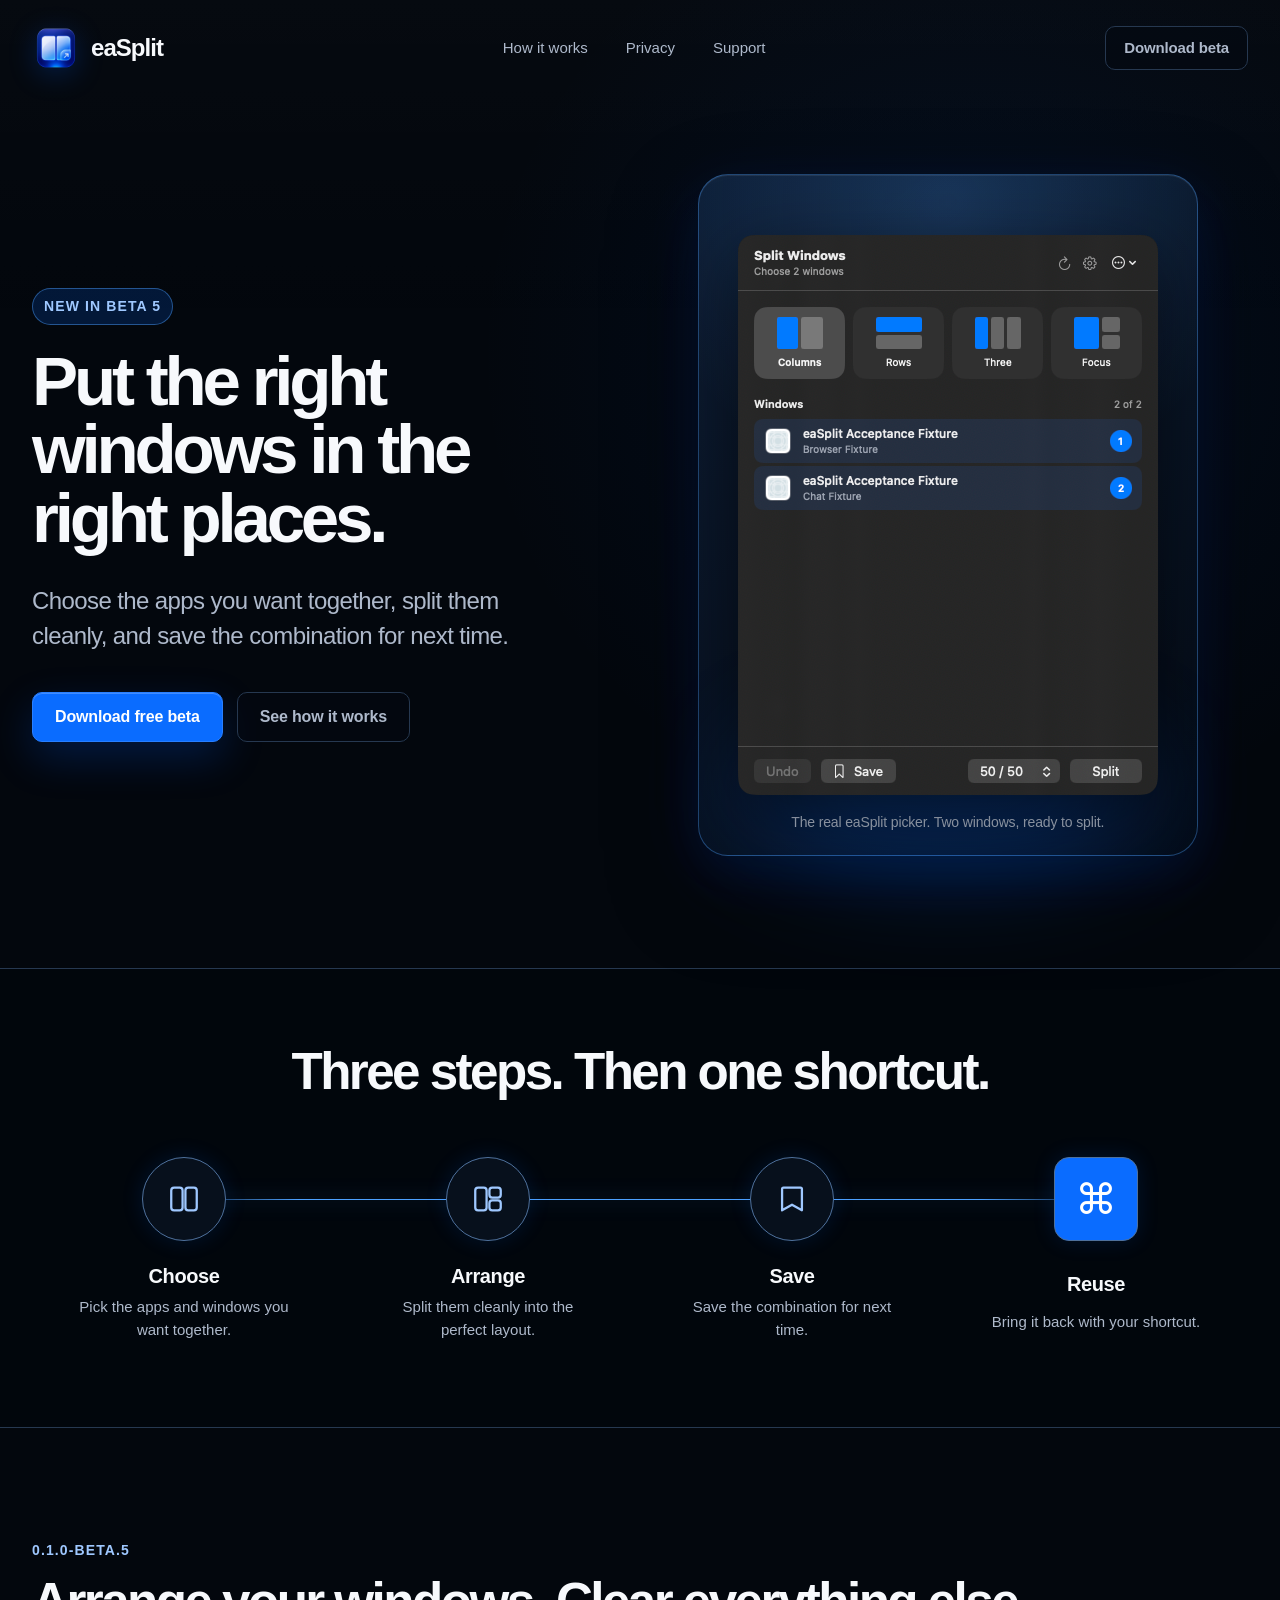
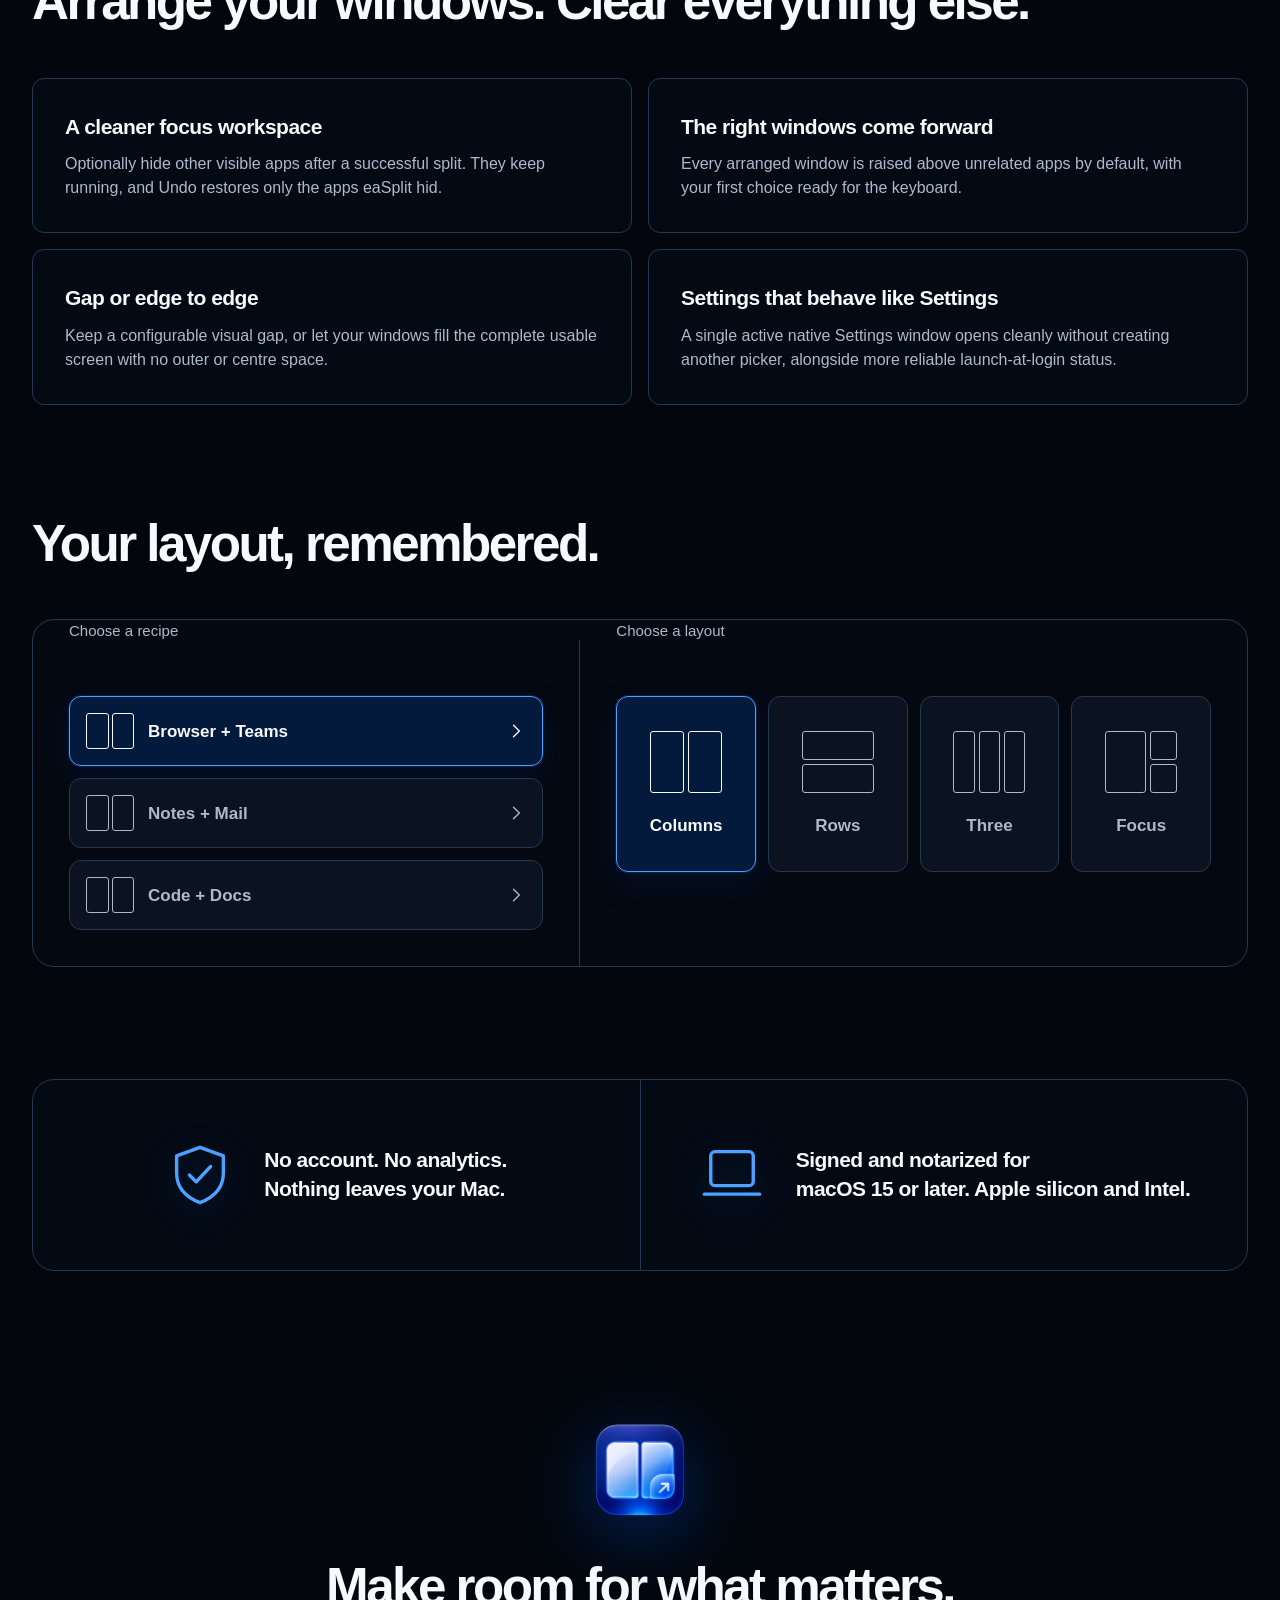
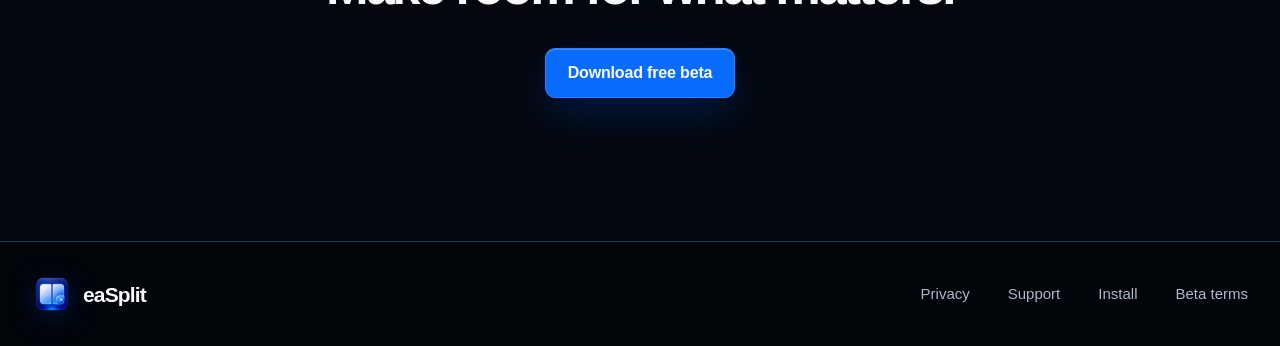
<file: site/index.html>
<!doctype html>
<html lang="en">
  <head>
    <meta charset="utf-8">
    <meta name="viewport" content="width=device-width, initial-scale=1">
    <meta
      name="description"
      content="Choose the Mac windows you want together, split them cleanly, and save the combination for next time."
    >
    <meta name="theme-color" content="#03070d">
    <meta
      http-equiv="Content-Security-Policy"
      content="default-src 'self'; img-src 'self'; style-src 'self'; script-src 'self'; object-src 'none'; base-uri 'self'"
    >
    <title>eaSplit — Put the right windows in the right places</title>
    <link rel="icon" href="assets/easplit-icon.png" type="image/png">
    <link rel="stylesheet" href="styles.css">
    <script src="script.js" defer></script>
  </head>
  <body>
    <a class="skip-link" href="#main">Skip to content</a>

    <header class="site-header" aria-label="Primary navigation">
      <div class="container header-inner">
        <a class="brand" href="index.html" aria-label="eaSplit home">
          <img src="assets/easplit-icon.png" alt="" width="48" height="48">
          <span>eaSplit</span>
        </a>
        <nav class="primary-nav" aria-label="Main">
          <a href="#how-it-works">How it works</a>
          <a href="privacy.html">Privacy</a>
          <a href="support.html">Support</a>
        </nav>
        <a class="button button-quiet header-download" href="https://github.com/xicv/easplit/releases/download/v0.1.0-beta.5/eaSplit-0.1.0-beta.5.dmg">
          Download beta
        </a>
      </div>
    </header>

    <main id="main">
      <section class="hero container" aria-labelledby="hero-title">
        <div class="hero-copy">
          <span class="release-badge">New in beta 5</span>
          <h1 id="hero-title">Put the right windows in the right places.</h1>
          <p>
            Choose the apps you want together, split them cleanly, and save the
            combination for next time.
          </p>
          <div class="hero-actions">
            <a class="button button-primary" href="https://github.com/xicv/easplit/releases/download/v0.1.0-beta.5/eaSplit-0.1.0-beta.5.dmg">
              Download free beta
            </a>
            <a class="button button-secondary" href="#how-it-works">See how it works</a>
          </div>
        </div>

        <figure class="product-shot">
          <img
            src="assets/easplit-picker-beta4.png"
            width="420"
            height="592"
            alt="eaSplit picker with Browser Fixture and Chat Fixture selected for a 50/50 columns split"
            decoding="async"
            fetchpriority="high"
          >
          <figcaption>The real eaSplit picker. Two windows, ready to split.</figcaption>
        </figure>
      </section>

      <section id="how-it-works" class="workflow-band" aria-labelledby="workflow-title">
        <div class="container">
          <h2 id="workflow-title">Three steps. Then one shortcut.</h2>
          <ol class="workflow-rail">
            <li>
              <span class="workflow-icon" aria-hidden="true">
                <svg viewBox="0 0 24 24"><rect x="3" y="4" width="8" height="16" rx="2"/><rect x="13" y="4" width="8" height="16" rx="2"/></svg>
              </span>
              <strong>Choose</strong>
              <span>Pick the apps and windows you want together.</span>
            </li>
            <li>
              <span class="workflow-icon" aria-hidden="true">
                <svg viewBox="0 0 24 24"><rect x="3" y="4" width="8" height="16" rx="2"/><rect x="13" y="4" width="8" height="7" rx="2"/><rect x="13" y="13" width="8" height="7" rx="2"/></svg>
              </span>
              <strong>Arrange</strong>
              <span>Split them cleanly into the perfect layout.</span>
            </li>
            <li>
              <span class="workflow-icon" aria-hidden="true">
                <svg viewBox="0 0 24 24"><path d="M6 4h12a1 1 0 0 1 1 1v15l-7-4-7 4V5a1 1 0 0 1 1-1Z"/></svg>
              </span>
              <strong>Save</strong>
              <span>Save the combination for next time.</span>
            </li>
            <li class="shortcut-step">
              <kbd aria-label="Command key">⌘</kbd>
              <strong>Reuse</strong>
              <span>Bring it back with your shortcut.</span>
            </li>
          </ol>
        </div>
      </section>

      <section class="update-section container" aria-labelledby="update-title">
        <div class="section-heading">
          <p class="eyebrow">0.1.0-beta.5</p>
          <h2 id="update-title">Arrange your windows. Clear everything else.</h2>
        </div>
        <div class="update-grid">
          <article class="update-card">
            <h3>A cleaner focus workspace</h3>
            <p>Optionally hide other visible apps after a successful split. They keep running, and Undo restores only the apps eaSplit hid.</p>
          </article>
          <article class="update-card">
            <h3>The right windows come forward</h3>
            <p>Every arranged window is raised above unrelated apps by default, with your first choice ready for the keyboard.</p>
          </article>
          <article class="update-card">
            <h3>Gap or edge to edge</h3>
            <p>Keep a configurable visual gap, or let your windows fill the complete usable screen with no outer or centre space.</p>
          </article>
          <article class="update-card">
            <h3>Settings that behave like Settings</h3>
            <p>A single active native Settings window opens cleanly without creating another picker, alongside more reliable launch-at-login status.</p>
          </article>
        </div>
      </section>

      <section class="recipe-section container" aria-labelledby="recipe-title">
        <div class="section-heading">
          <h2 id="recipe-title">Your layout, remembered.</h2>
        </div>
        <div class="recipe-demo">
          <fieldset class="recipe-choices">
            <legend>Choose a recipe</legend>
            <button class="recipe-option is-selected" type="button" aria-pressed="true" data-recipe="Browser + Teams">
              <span class="recipe-glyph" aria-hidden="true"><i>&#8203;</i><i>&#8203;</i></span>
              <span>Browser + Teams</span>
              <svg viewBox="0 0 24 24" aria-hidden="true"><path d="m9 5 7 7-7 7"/></svg>
            </button>
            <button class="recipe-option" type="button" aria-pressed="false" data-recipe="Notes + Mail">
              <span class="recipe-glyph" aria-hidden="true"><i>&#8203;</i><i>&#8203;</i></span>
              <span>Notes + Mail</span>
              <svg viewBox="0 0 24 24" aria-hidden="true"><path d="m9 5 7 7-7 7"/></svg>
            </button>
            <button class="recipe-option" type="button" aria-pressed="false" data-recipe="Code + Docs">
              <span class="recipe-glyph" aria-hidden="true"><i>&#8203;</i><i>&#8203;</i></span>
              <span>Code + Docs</span>
              <svg viewBox="0 0 24 24" aria-hidden="true"><path d="m9 5 7 7-7 7"/></svg>
            </button>
          </fieldset>

          <fieldset class="layout-choices">
            <legend>Choose a layout</legend>
            <button class="layout-option is-selected" type="button" aria-pressed="true" data-layout="Columns">
              <span class="layout-glyph split-even" aria-hidden="true"><i>&#8203;</i><i>&#8203;</i></span>
              <span>Columns</span>
            </button>
            <button class="layout-option" type="button" aria-pressed="false" data-layout="Rows">
              <span class="layout-glyph split-rows" aria-hidden="true"><i>&#8203;</i><i>&#8203;</i></span>
              <span>Rows</span>
            </button>
            <button class="layout-option" type="button" aria-pressed="false" data-layout="Three">
              <span class="layout-glyph split-three" aria-hidden="true"><i>&#8203;</i><i>&#8203;</i><i>&#8203;</i></span>
              <span>Three</span>
            </button>
            <button class="layout-option" type="button" aria-pressed="false" data-layout="Focus">
              <span class="layout-glyph split-focus" aria-hidden="true"><i>&#8203;</i><i>&#8203;</i><i>&#8203;</i></span>
              <span>Focus</span>
            </button>
          </fieldset>
          <p class="sr-only" aria-live="polite" id="demo-status">Browser + Teams selected with Columns layout.</p>
        </div>
      </section>

      <section class="trust-section container" aria-label="Privacy and compatibility">
        <div class="trust-item">
          <svg viewBox="0 0 32 32" aria-hidden="true"><path d="M16 3 27 7v8c0 7.1-4.7 11.5-11 14-6.3-2.5-11-6.9-11-14V7l11-4Z"/><path d="m11 16 3.2 3.2L21 12"/></svg>
          <p>No account. No analytics.<br>Nothing leaves your Mac.</p>
        </div>
        <div class="trust-item">
          <svg viewBox="0 0 32 32" aria-hidden="true"><rect x="6" y="5" width="20" height="16" rx="2"/><path d="M3 25h26"/></svg>
          <p>Signed and notarized for<br>macOS 15 or later. Apple silicon and Intel.</p>
        </div>
      </section>

      <section class="final-cta container" aria-labelledby="final-title">
        <img src="assets/easplit-icon.png" alt="" width="112" height="112">
        <h2 id="final-title">Make room for what matters.</h2>
        <a class="button button-primary" href="https://github.com/xicv/easplit/releases/download/v0.1.0-beta.5/eaSplit-0.1.0-beta.5.dmg">
          Download free beta
        </a>
      </section>
    </main>

    <footer class="site-footer">
      <div class="container footer-inner">
        <a class="brand" href="index.html" aria-label="eaSplit home">
          <img src="assets/easplit-icon.png" alt="" width="40" height="40">
          <span>eaSplit</span>
        </a>
        <nav aria-label="Footer">
          <a href="privacy.html">Privacy</a>
          <a href="support.html">Support</a>
          <a href="install.html">Install</a>
          <a href="terms.html">Beta terms</a>
        </nav>
      </div>
    </footer>
  </body>
</html>
</file>
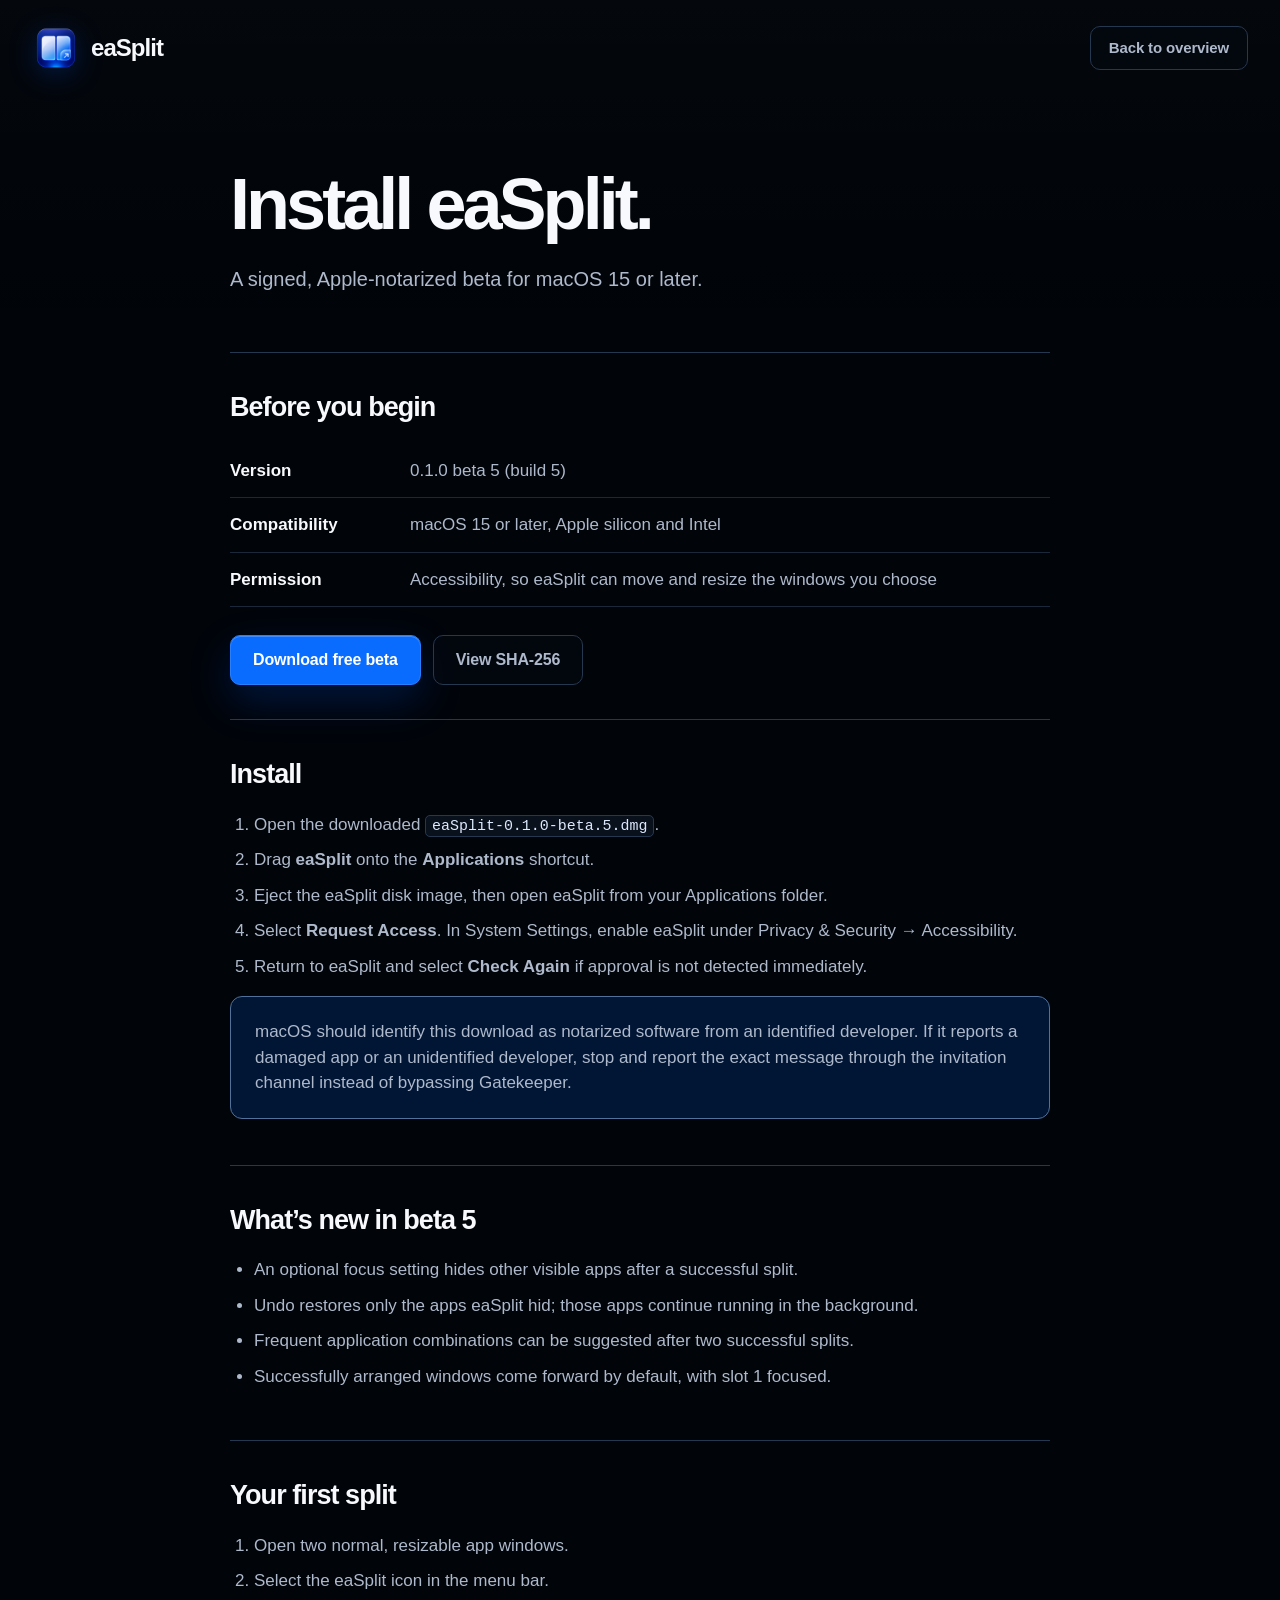
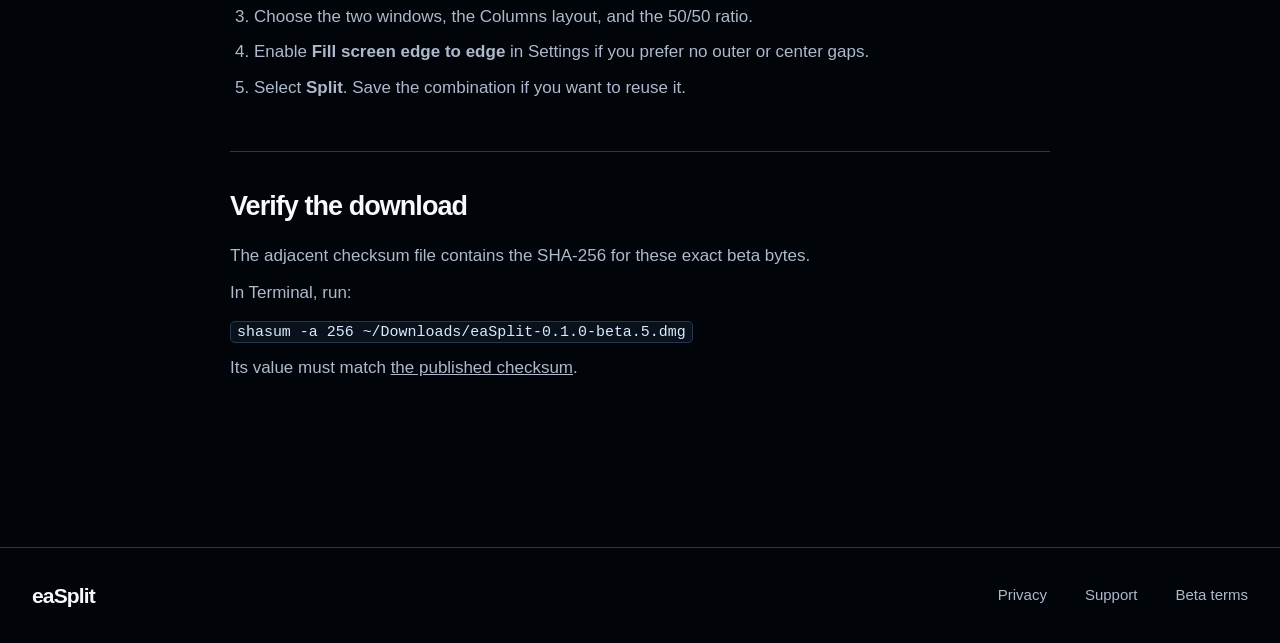
<file: site/install.html>
<!doctype html>
<html lang="en">
  <head>
    <meta charset="utf-8">
    <meta name="viewport" content="width=device-width, initial-scale=1">
    <meta name="description" content="Install the notarized eaSplit beta on macOS.">
    <meta name="theme-color" content="#03070d">
    <meta http-equiv="Content-Security-Policy" content="default-src 'self'; img-src 'self'; style-src 'self'; object-src 'none'; base-uri 'self'">
    <title>Install eaSplit</title>
    <link rel="icon" href="assets/easplit-icon.png" type="image/png">
    <link rel="stylesheet" href="styles.css">
  </head>
  <body class="document-page">
    <a class="skip-link" href="#main">Skip to content</a>
    <header class="site-header">
      <div class="container header-inner">
        <a class="brand" href="index.html" aria-label="eaSplit home">
          <img src="assets/easplit-icon.png" alt="" width="48" height="48">
          <span>eaSplit</span>
        </a>
        <a class="button button-quiet" href="index.html">Back to overview</a>
      </div>
    </header>

    <main id="main" class="document-shell">
      <h1>Install eaSplit.</h1>
      <p class="document-lead">A signed, Apple-notarized beta for macOS 15 or later.</p>

      <section class="document-section">
        <h2>Before you begin</h2>
        <dl class="fact-list">
          <dt>Version</dt><dd>0.1.0 beta 5 (build 5)</dd>
          <dt>Compatibility</dt><dd>macOS 15 or later, Apple silicon and Intel</dd>
          <dt>Permission</dt><dd>Accessibility, so eaSplit can move and resize the windows you choose</dd>
        </dl>
        <div class="document-actions">
          <a class="button button-primary" href="https://github.com/xicv/easplit/releases/download/v0.1.0-beta.5/eaSplit-0.1.0-beta.5.dmg">Download free beta</a>
          <a class="button button-secondary" href="https://github.com/xicv/easplit/releases/download/v0.1.0-beta.5/eaSplit-0.1.0-beta.5.dmg.sha256">View SHA-256</a>
        </div>
      </section>

      <section class="document-section">
        <h2>Install</h2>
        <ol>
          <li>Open the downloaded <code>eaSplit-0.1.0-beta.5.dmg</code>.</li>
          <li>Drag <strong>eaSplit</strong> onto the <strong>Applications</strong> shortcut.</li>
          <li>Eject the eaSplit disk image, then open eaSplit from your Applications folder.</li>
          <li>Select <strong>Request Access</strong>. In System Settings, enable eaSplit under Privacy &amp; Security → Accessibility.</li>
          <li>Return to eaSplit and select <strong>Check Again</strong> if approval is not detected immediately.</li>
        </ol>
        <p class="callout">
          macOS should identify this download as notarized software from an identified developer.
          If it reports a damaged app or an unidentified developer, stop and report the exact message
          through the invitation channel instead of bypassing Gatekeeper.
        </p>
      </section>

      <section class="document-section">
        <h2>What’s new in beta 5</h2>
        <ul>
          <li>An optional focus setting hides other visible apps after a successful split.</li>
          <li>Undo restores only the apps eaSplit hid; those apps continue running in the background.</li>
          <li>Frequent application combinations can be suggested after two successful splits.</li>
          <li>Successfully arranged windows come forward by default, with slot 1 focused.</li>
        </ul>
      </section>

      <section class="document-section">
        <h2>Your first split</h2>
        <ol>
          <li>Open two normal, resizable app windows.</li>
          <li>Select the eaSplit icon in the menu bar.</li>
          <li>Choose the two windows, the Columns layout, and the 50/50 ratio.</li>
          <li>Enable <strong>Fill screen edge to edge</strong> in Settings if you prefer no outer or center gaps.</li>
          <li>Select <strong>Split</strong>. Save the combination if you want to reuse it.</li>
        </ol>
      </section>

      <section class="document-section">
        <h2>Verify the download</h2>
        <p>The adjacent checksum file contains the SHA-256 for these exact beta bytes.</p>
        <p>In Terminal, run:</p>
        <p><code>shasum -a 256 ~/Downloads/eaSplit-0.1.0-beta.5.dmg</code></p>
        <p>Its value must match <a href="https://github.com/xicv/easplit/releases/download/v0.1.0-beta.5/eaSplit-0.1.0-beta.5.dmg.sha256">the published checksum</a>.</p>
      </section>
    </main>

    <footer class="site-footer">
      <div class="container footer-inner">
        <a class="brand" href="index.html"><span>eaSplit</span></a>
        <nav aria-label="Footer"><a href="privacy.html">Privacy</a><a href="support.html">Support</a><a href="terms.html">Beta terms</a></nav>
      </div>
    </footer>
  </body>
</html>
</file>
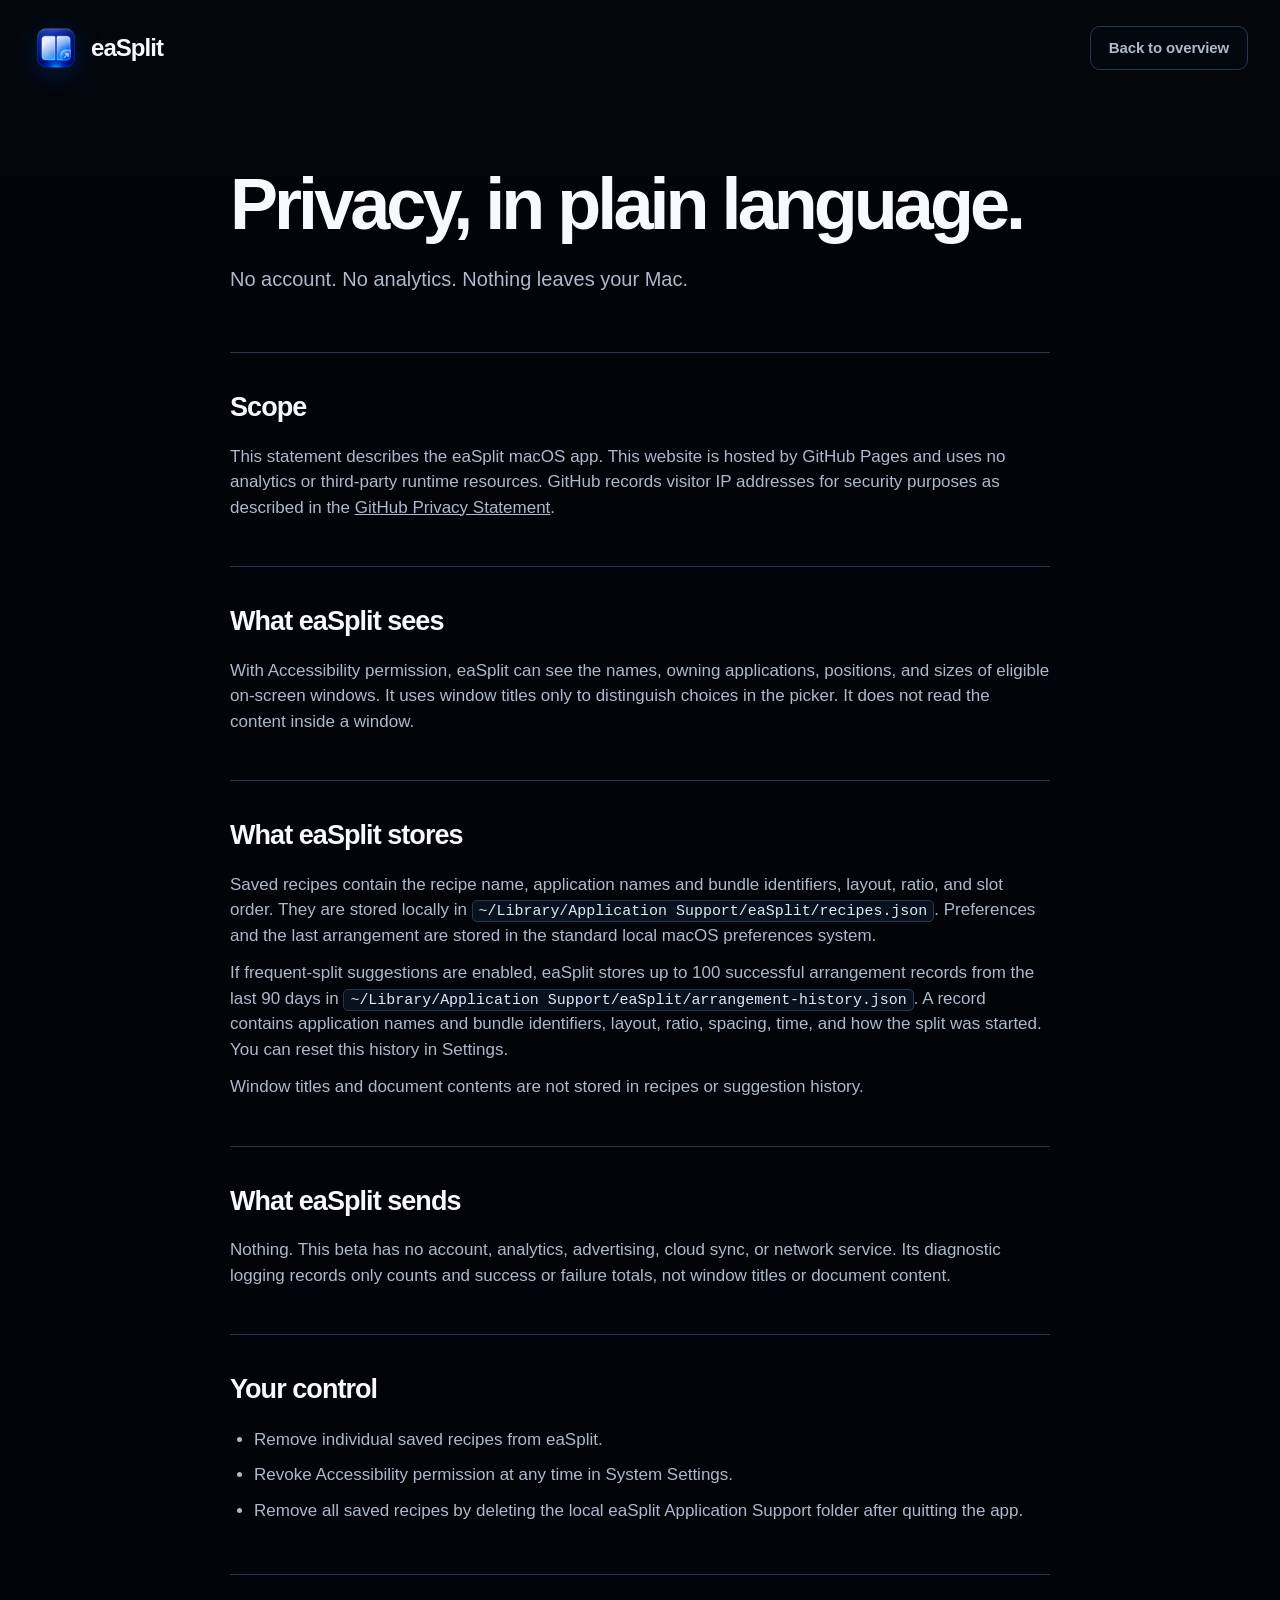
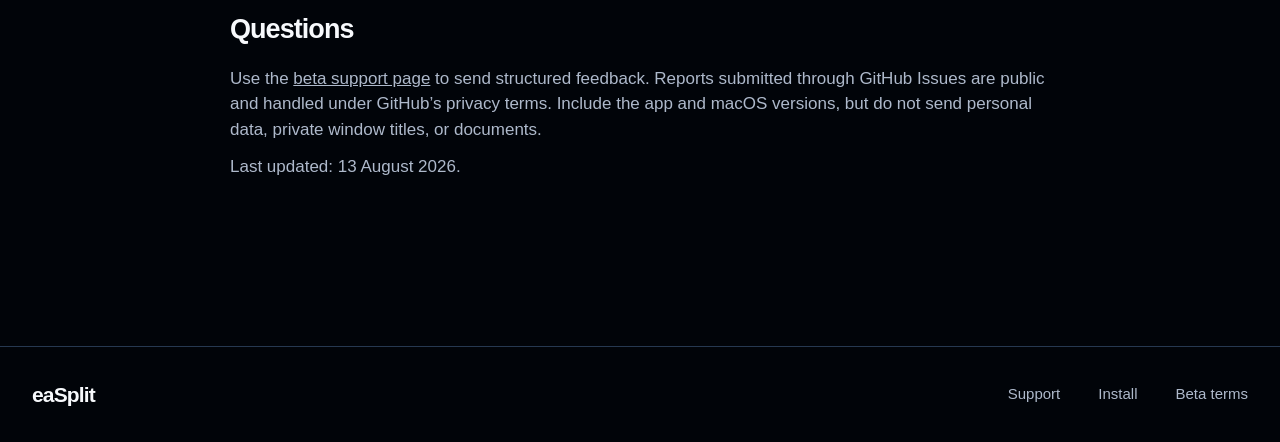
<file: site/privacy.html>
<!doctype html>
<html lang="en">
  <head>
    <meta charset="utf-8">
    <meta name="viewport" content="width=device-width, initial-scale=1">
    <meta name="description" content="How eaSplit handles window information and saved layouts.">
    <meta name="theme-color" content="#03070d">
    <meta http-equiv="Content-Security-Policy" content="default-src 'self'; img-src 'self'; style-src 'self'; object-src 'none'; base-uri 'self'">
    <title>eaSplit Privacy</title>
    <link rel="icon" href="assets/easplit-icon.png" type="image/png">
    <link rel="stylesheet" href="styles.css">
  </head>
  <body class="document-page">
    <a class="skip-link" href="#main">Skip to content</a>
    <header class="site-header">
      <div class="container header-inner">
        <a class="brand" href="index.html" aria-label="eaSplit home">
          <img src="assets/easplit-icon.png" alt="" width="48" height="48">
          <span>eaSplit</span>
        </a>
        <a class="button button-quiet" href="index.html">Back to overview</a>
      </div>
    </header>

    <main id="main" class="document-shell">
      <h1>Privacy, in plain language.</h1>
      <p class="document-lead">No account. No analytics. Nothing leaves your Mac.</p>

      <section class="document-section">
        <h2>Scope</h2>
        <p>
          This statement describes the eaSplit macOS app. This website is hosted by GitHub
          Pages and uses no analytics or third-party runtime resources. GitHub records visitor
          IP addresses for security purposes as described in the
          <a href="https://docs.github.com/en/site-policy/privacy-policies/github-general-privacy-statement">GitHub Privacy Statement</a>.
        </p>
      </section>

      <section class="document-section">
        <h2>What eaSplit sees</h2>
        <p>
          With Accessibility permission, eaSplit can see the names, owning applications,
          positions, and sizes of eligible on-screen windows. It uses window titles only to
          distinguish choices in the picker. It does not read the content inside a window.
        </p>
      </section>

      <section class="document-section">
        <h2>What eaSplit stores</h2>
        <p>
          Saved recipes contain the recipe name, application names and bundle identifiers,
          layout, ratio, and slot order. They are stored locally in
          <code>~/Library/Application Support/eaSplit/recipes.json</code>. Preferences and the
          last arrangement are stored in the standard local macOS preferences system.
        </p>
        <p>
          If frequent-split suggestions are enabled, eaSplit stores up to 100 successful
          arrangement records from the last 90 days in
          <code>~/Library/Application Support/eaSplit/arrangement-history.json</code>. A record
          contains application names and bundle identifiers, layout, ratio, spacing, time,
          and how the split was started. You can reset this history in Settings.
        </p>
        <p>Window titles and document contents are not stored in recipes or suggestion history.</p>
      </section>

      <section class="document-section">
        <h2>What eaSplit sends</h2>
        <p>
          Nothing. This beta has no account, analytics, advertising, cloud sync, or network
          service. Its diagnostic logging records only counts and success or failure totals,
          not window titles or document content.
        </p>
      </section>

      <section class="document-section">
        <h2>Your control</h2>
        <ul>
          <li>Remove individual saved recipes from eaSplit.</li>
          <li>Revoke Accessibility permission at any time in System Settings.</li>
          <li>Remove all saved recipes by deleting the local eaSplit Application Support folder after quitting the app.</li>
        </ul>
      </section>

      <section class="document-section">
        <h2>Questions</h2>
        <p>
          Use the <a href="support.html">beta support page</a> to send structured feedback.
          Reports submitted through GitHub Issues are public and handled under GitHub’s
          privacy terms. Include the app and macOS versions, but do not send personal data,
          private window titles, or documents.
        </p>
        <p>Last updated: 13 August 2026.</p>
      </section>
    </main>

    <footer class="site-footer">
      <div class="container footer-inner">
        <a class="brand" href="index.html"><span>eaSplit</span></a>
        <nav aria-label="Footer"><a href="support.html">Support</a><a href="install.html">Install</a><a href="terms.html">Beta terms</a></nav>
      </div>
    </footer>
  </body>
</html>
</file>
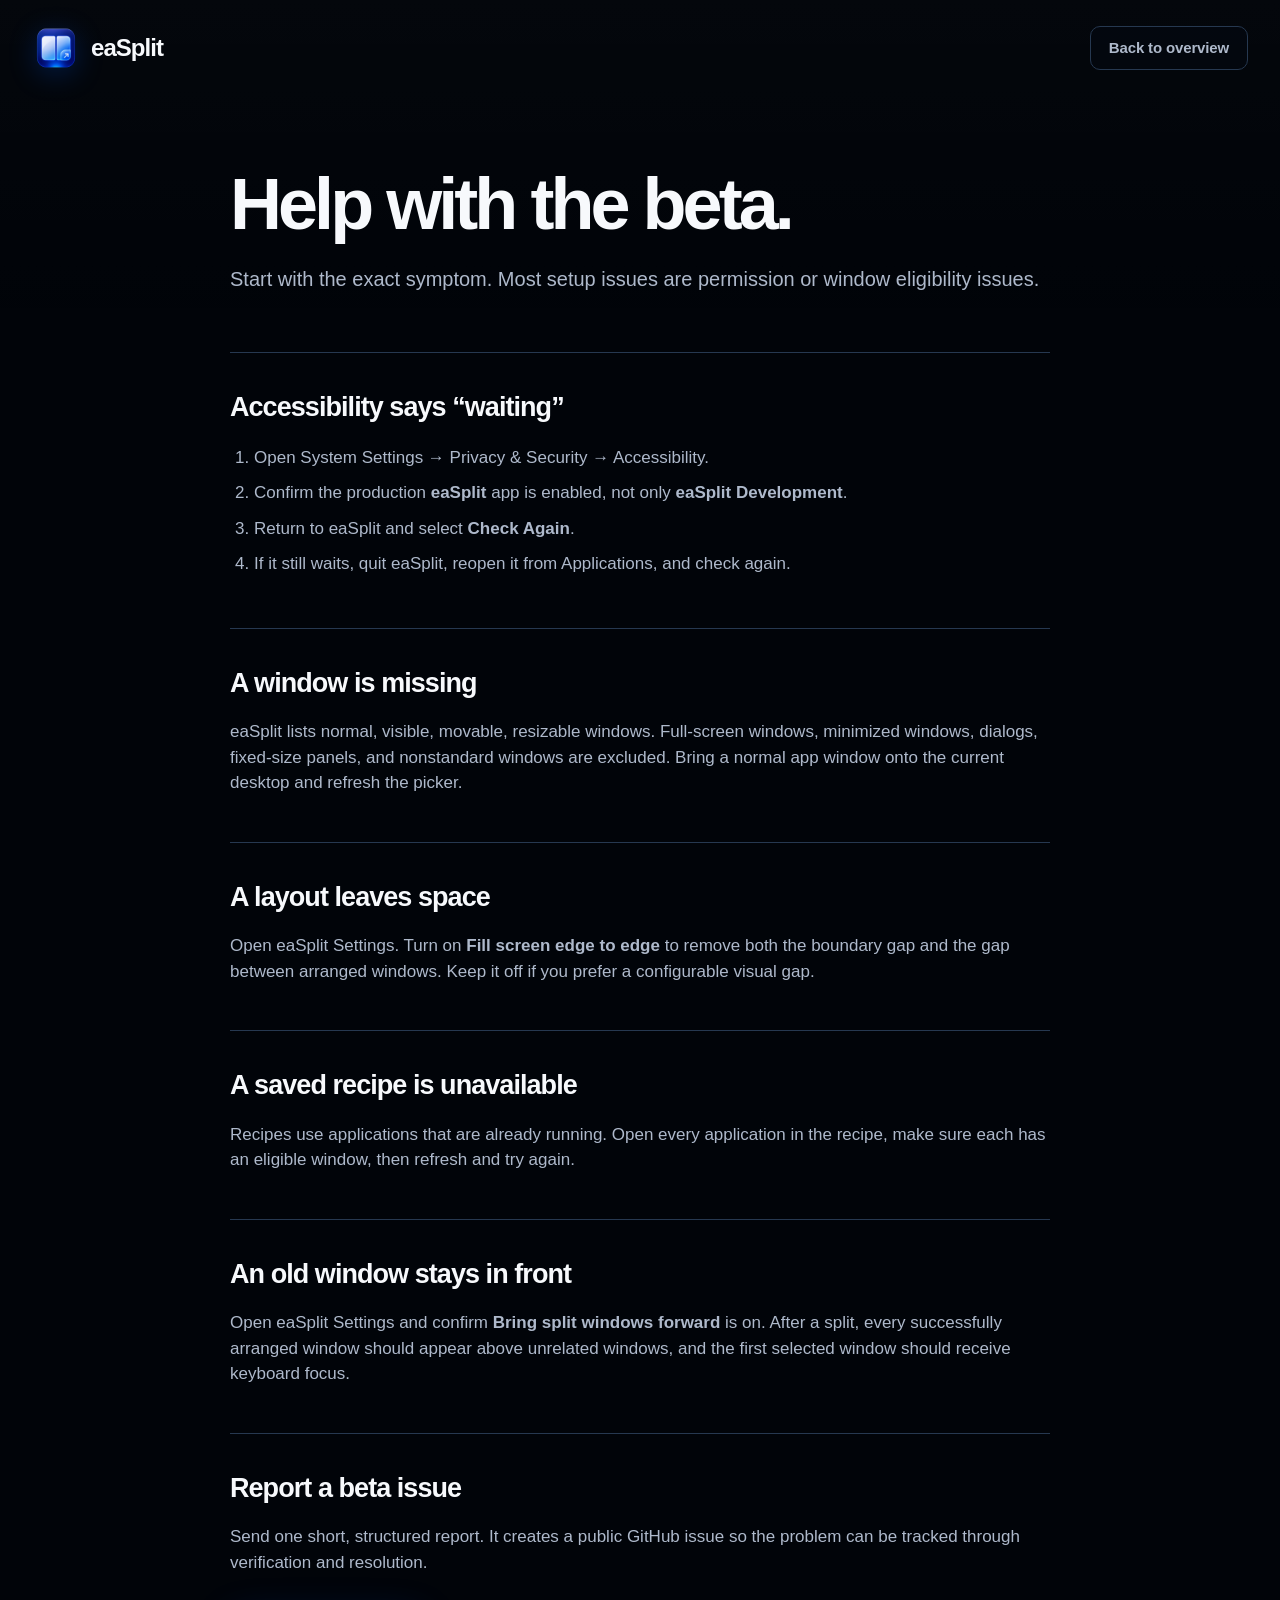
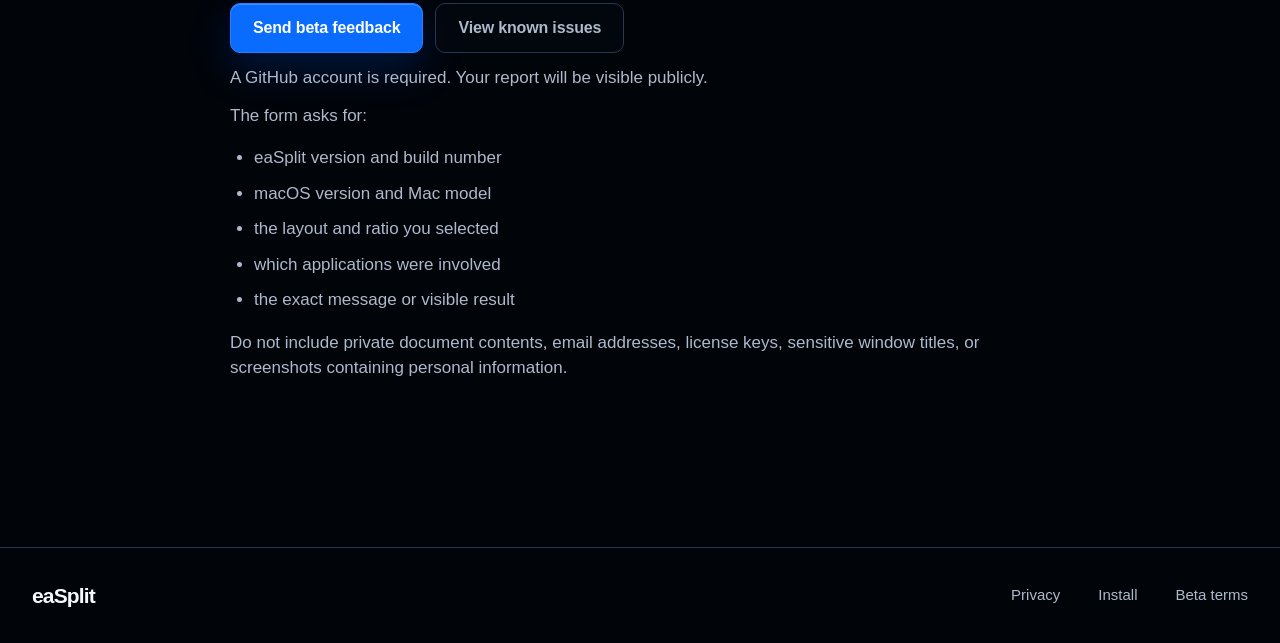
<file: site/support.html>
<!doctype html>
<html lang="en">
  <head>
    <meta charset="utf-8">
    <meta name="viewport" content="width=device-width, initial-scale=1">
    <meta name="description" content="eaSplit beta help, troubleshooting, and feedback guidance.">
    <meta name="theme-color" content="#03070d">
    <meta http-equiv="Content-Security-Policy" content="default-src 'self'; img-src 'self'; style-src 'self'; object-src 'none'; base-uri 'self'">
    <title>eaSplit Support</title>
    <link rel="icon" href="assets/easplit-icon.png" type="image/png">
    <link rel="stylesheet" href="styles.css">
  </head>
  <body class="document-page">
    <a class="skip-link" href="#main">Skip to content</a>
    <header class="site-header">
      <div class="container header-inner">
        <a class="brand" href="index.html" aria-label="eaSplit home">
          <img src="assets/easplit-icon.png" alt="" width="48" height="48">
          <span>eaSplit</span>
        </a>
        <a class="button button-quiet" href="index.html">Back to overview</a>
      </div>
    </header>

    <main id="main" class="document-shell">
      <h1>Help with the beta.</h1>
      <p class="document-lead">Start with the exact symptom. Most setup issues are permission or window eligibility issues.</p>

      <section class="document-section">
        <h2>Accessibility says “waiting”</h2>
        <ol>
          <li>Open System Settings → Privacy &amp; Security → Accessibility.</li>
          <li>Confirm the production <strong>eaSplit</strong> app is enabled, not only <strong>eaSplit Development</strong>.</li>
          <li>Return to eaSplit and select <strong>Check Again</strong>.</li>
          <li>If it still waits, quit eaSplit, reopen it from Applications, and check again.</li>
        </ol>
      </section>

      <section class="document-section">
        <h2>A window is missing</h2>
        <p>
          eaSplit lists normal, visible, movable, resizable windows. Full-screen windows,
          minimized windows, dialogs, fixed-size panels, and nonstandard windows are excluded.
          Bring a normal app window onto the current desktop and refresh the picker.
        </p>
      </section>

      <section class="document-section">
        <h2>A layout leaves space</h2>
        <p>
          Open eaSplit Settings. Turn on <strong>Fill screen edge to edge</strong> to remove both
          the boundary gap and the gap between arranged windows. Keep it off if you prefer a
          configurable visual gap.
        </p>
      </section>

      <section class="document-section">
        <h2>A saved recipe is unavailable</h2>
        <p>
          Recipes use applications that are already running. Open every application in the
          recipe, make sure each has an eligible window, then refresh and try again.
        </p>
      </section>

      <section class="document-section">
        <h2>An old window stays in front</h2>
        <p>
          Open eaSplit Settings and confirm <strong>Bring split windows forward</strong> is on.
          After a split, every successfully arranged window should appear above unrelated
          windows, and the first selected window should receive keyboard focus.
        </p>
      </section>

      <section class="document-section">
        <h2>Report a beta issue</h2>
        <p>
          Send one short, structured report. It creates a public GitHub issue so the
          problem can be tracked through verification and resolution.
        </p>
        <div class="document-actions">
          <a class="button button-primary" href="https://github.com/xicv/easplit/issues/new?template=beta-feedback.yml">Send beta feedback</a>
          <a class="button button-secondary" href="https://github.com/xicv/easplit/issues?q=is%3Aissue+state%3Aopen+label%3Abeta-feedback">View known issues</a>
        </div>
        <p>A GitHub account is required. Your report will be visible publicly.</p>
        <p>The form asks for:</p>
        <ul>
          <li>eaSplit version and build number</li>
          <li>macOS version and Mac model</li>
          <li>the layout and ratio you selected</li>
          <li>which applications were involved</li>
          <li>the exact message or visible result</li>
        </ul>
        <p>
          Do not include private document contents, email addresses, license keys,
          sensitive window titles, or screenshots containing personal information.
        </p>
      </section>
    </main>

    <footer class="site-footer">
      <div class="container footer-inner">
        <a class="brand" href="index.html"><span>eaSplit</span></a>
        <nav aria-label="Footer"><a href="privacy.html">Privacy</a><a href="install.html">Install</a><a href="terms.html">Beta terms</a></nav>
      </div>
    </footer>
  </body>
</html>
</file>
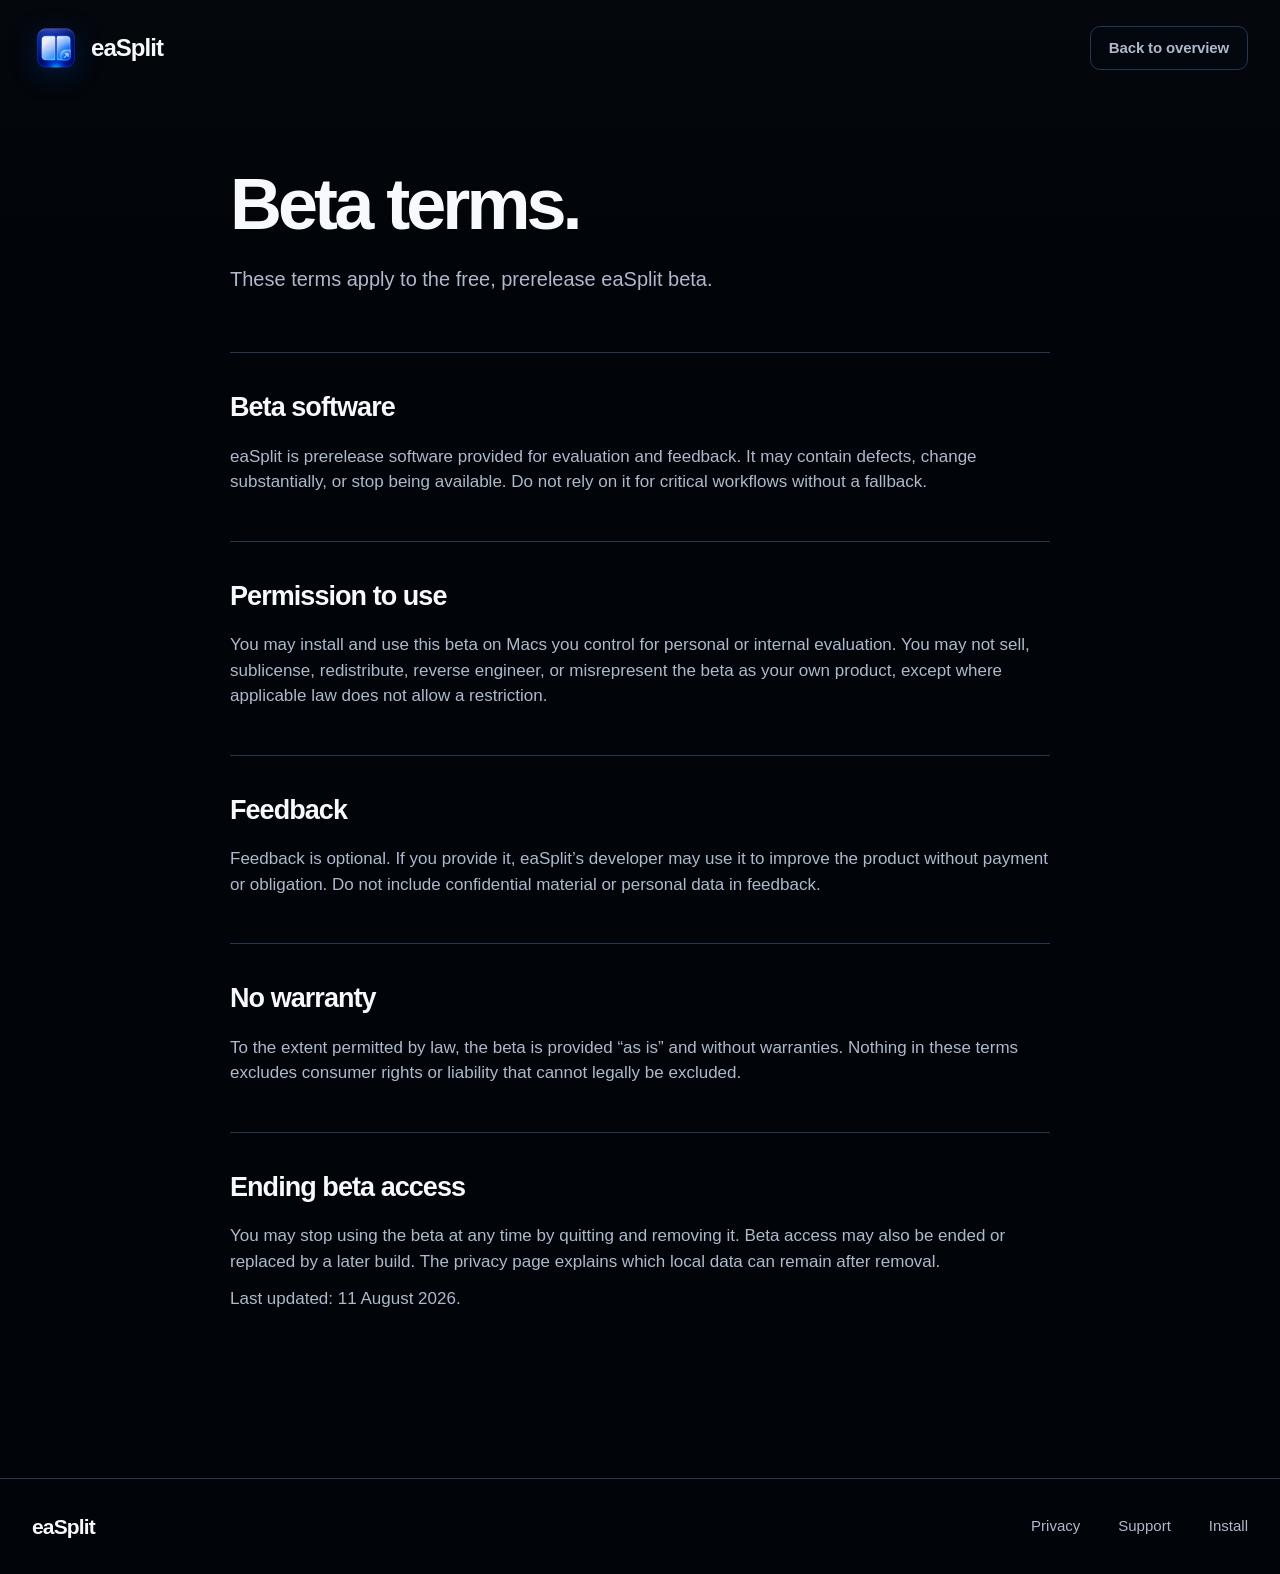
<file: site/terms.html>
<!doctype html>
<html lang="en">
  <head>
    <meta charset="utf-8">
    <meta name="viewport" content="width=device-width, initial-scale=1">
    <meta name="description" content="Terms for the eaSplit prerelease beta.">
    <meta name="theme-color" content="#03070d">
    <meta http-equiv="Content-Security-Policy" content="default-src 'self'; img-src 'self'; style-src 'self'; object-src 'none'; base-uri 'self'">
    <title>eaSplit Beta Terms</title>
    <link rel="icon" href="assets/easplit-icon.png" type="image/png">
    <link rel="stylesheet" href="styles.css">
  </head>
  <body class="document-page">
    <a class="skip-link" href="#main">Skip to content</a>
    <header class="site-header">
      <div class="container header-inner">
        <a class="brand" href="index.html" aria-label="eaSplit home">
          <img src="assets/easplit-icon.png" alt="" width="48" height="48">
          <span>eaSplit</span>
        </a>
        <a class="button button-quiet" href="index.html">Back to overview</a>
      </div>
    </header>

    <main id="main" class="document-shell">
      <h1>Beta terms.</h1>
      <p class="document-lead">These terms apply to the free, prerelease eaSplit beta.</p>

      <section class="document-section">
        <h2>Beta software</h2>
        <p>
          eaSplit is prerelease software provided for evaluation and feedback. It may contain
          defects, change substantially, or stop being available. Do not rely on it for
          critical workflows without a fallback.
        </p>
      </section>

      <section class="document-section">
        <h2>Permission to use</h2>
        <p>
          You may install and use this beta on Macs you control for personal or internal
          evaluation. You may not sell, sublicense, redistribute, reverse engineer, or
          misrepresent the beta as your own product, except where applicable law does not
          allow a restriction.
        </p>
      </section>

      <section class="document-section">
        <h2>Feedback</h2>
        <p>
          Feedback is optional. If you provide it, eaSplit’s developer may use it to improve
          the product without payment or obligation. Do not include confidential material or
          personal data in feedback.
        </p>
      </section>

      <section class="document-section">
        <h2>No warranty</h2>
        <p>
          To the extent permitted by law, the beta is provided “as is” and without warranties.
          Nothing in these terms excludes consumer rights or liability that cannot legally be
          excluded.
        </p>
      </section>

      <section class="document-section">
        <h2>Ending beta access</h2>
        <p>
          You may stop using the beta at any time by quitting and removing it. Beta access may
          also be ended or replaced by a later build. The privacy page explains which local
          data can remain after removal.
        </p>
        <p>Last updated: 11 August 2026.</p>
      </section>
    </main>

    <footer class="site-footer">
      <div class="container footer-inner">
        <a class="brand" href="index.html"><span>eaSplit</span></a>
        <nav aria-label="Footer"><a href="privacy.html">Privacy</a><a href="support.html">Support</a><a href="install.html">Install</a></nav>
      </div>
    </footer>
  </body>
</html>
</file>
<file: site/styles.css>
:root {
  color-scheme: dark;
  --bg: #03070d;
  --bg-deep: #010409;
  --surface: rgba(13, 23, 38, 0.72);
  --surface-strong: rgba(18, 31, 51, 0.92);
  --text: #f7f9fc;
  --muted: #aeb9cb;
  --faint: #78869b;
  --border: #263850;
  --border-bright: #4f719c;
  --accent: #0a6cff;
  --accent-bright: #4da1ff;
  --accent-soft: rgba(10, 108, 255, 0.18);
  --success: #41c977;
  --warning: #f2be4a;
  --danger: #ff625c;
  --container: 1360px;
  --radius-small: 12px;
  --radius-medium: 22px;
  --shadow-accent: 0 16px 42px rgba(0, 92, 255, 0.22);
  --font: -apple-system, BlinkMacSystemFont, "SF Pro Display", "SF Pro Text", sans-serif;
}

* {
  box-sizing: border-box;
}

html {
  scroll-behavior: smooth;
}

body {
  margin: 0;
  min-width: 320px;
  background:
    radial-gradient(circle at 76% 10%, rgba(8, 88, 210, 0.09), transparent 31rem),
    var(--bg);
  color: var(--text);
  font-family: var(--font);
  font-size: 17px;
  line-height: 1.5;
  -webkit-font-smoothing: antialiased;
}

body::before {
  position: fixed;
  z-index: -1;
  inset: 0;
  background: linear-gradient(180deg, rgba(255, 255, 255, 0.015), transparent 22rem);
  content: "";
  pointer-events: none;
}

a {
  color: inherit;
}

button,
a {
  -webkit-tap-highlight-color: transparent;
}

button {
  font: inherit;
}

:focus-visible {
  outline: 3px solid var(--accent-bright);
  outline-offset: 4px;
}

.container {
  width: min(calc(100% - 64px), var(--container));
  margin-inline: auto;
}

.skip-link {
  position: fixed;
  z-index: 20;
  top: 12px;
  left: 12px;
  padding: 10px 14px;
  border-radius: 8px;
  background: var(--text);
  color: var(--bg);
  font-weight: 700;
  transform: translateY(-160%);
}

.skip-link:focus {
  transform: translateY(0);
}

.site-header {
  position: relative;
  z-index: 10;
  padding-block: 24px;
}

.header-inner,
.footer-inner {
  display: flex;
  align-items: center;
  justify-content: space-between;
}

.brand {
  display: inline-flex;
  align-items: center;
  gap: 11px;
  color: var(--text);
  font-size: 24px;
  font-weight: 720;
  letter-spacing: -0.04em;
  text-decoration: none;
}

.brand img {
  border-radius: 11px;
  filter: drop-shadow(0 6px 14px rgba(0, 94, 255, 0.24));
}

.primary-nav,
.site-footer nav {
  display: flex;
  align-items: center;
  gap: 38px;
}

.primary-nav a,
.site-footer nav a {
  color: var(--muted);
  font-size: 15px;
  text-decoration: none;
  transition: color 160ms ease;
}

.primary-nav a:hover,
.site-footer nav a:hover {
  color: var(--text);
}

.button {
  display: inline-flex;
  min-height: 50px;
  align-items: center;
  justify-content: center;
  padding: 0 22px;
  border: 1px solid transparent;
  border-radius: 10px;
  font-size: 16px;
  font-weight: 620;
  letter-spacing: -0.01em;
  text-decoration: none;
  transition:
    border-color 160ms ease,
    background-color 160ms ease,
    box-shadow 160ms ease,
    color 160ms ease,
    transform 160ms ease;
}

.button:hover {
  transform: translateY(-1px);
}

.button-primary {
  border-color: #287fff;
  background: var(--accent);
  box-shadow: var(--shadow-accent), inset 0 1px rgba(255, 255, 255, 0.22);
  color: white;
}

.button-primary:hover {
  background: #1677ff;
  box-shadow: 0 18px 48px rgba(0, 92, 255, 0.3), inset 0 1px rgba(255, 255, 255, 0.25);
}

.button-secondary,
.button-quiet {
  border-color: var(--border);
  background: rgba(5, 10, 18, 0.58);
  color: var(--muted);
}

.button-secondary:hover,
.button-quiet:hover {
  border-color: var(--border-bright);
  background: var(--surface);
  color: var(--text);
}

.button-quiet {
  min-height: 44px;
  padding-inline: 18px;
  font-size: 15px;
}

.hero {
  display: grid;
  min-height: 760px;
  align-items: center;
  gap: 72px;
  grid-template-columns: minmax(0, 0.95fr) minmax(500px, 1.05fr);
  padding-block: 78px 112px;
}

.hero-copy {
  max-width: 610px;
}

.hero h1 {
  max-width: 650px;
  margin: 0;
  font-size: clamp(62px, 5.4vw, 80px);
  font-weight: 720;
  letter-spacing: -0.061em;
  line-height: 0.99;
}

.hero-copy > p:not(.download-note) {
  max-width: 570px;
  margin: 32px 0 0;
  color: var(--muted);
  font-size: clamp(20px, 2vw, 24px);
  letter-spacing: -0.025em;
  line-height: 1.45;
}

.hero-actions {
  display: flex;
  flex-wrap: wrap;
  gap: 14px;
  margin-top: 38px;
}

.product-shot {
  position: relative;
  isolation: isolate;
  width: min(100%, 500px);
  margin: 0 auto;
  padding: 28px 28px 22px;
  border: 1px solid rgba(77, 161, 255, 0.38);
  border-radius: 30px;
  background:
    radial-gradient(circle at 50% 4%, rgba(77, 161, 255, 0.2), transparent 44%),
    linear-gradient(145deg, rgba(14, 31, 55, 0.92), rgba(5, 12, 23, 0.86));
  box-shadow:
    inset 0 1px rgba(255, 255, 255, 0.08),
    0 34px 90px rgba(0, 0, 0, 0.44),
    0 18px 55px rgba(0, 92, 255, 0.18);
}

.product-shot::before {
  position: absolute;
  z-index: -1;
  right: 8%;
  bottom: -3%;
  left: 8%;
  height: 24%;
  border-radius: 50%;
  background: rgba(10, 108, 255, 0.28);
  filter: blur(48px);
  content: "";
}

.product-shot img {
  position: relative;
  z-index: 1;
  display: block;
  width: min(100%, 420px);
  height: auto;
  margin: 0 auto;
  filter: drop-shadow(0 22px 35px rgba(0, 0, 0, 0.5));
}

.product-shot figcaption {
  margin-top: 17px;
  color: var(--muted);
  font-size: 14px;
  letter-spacing: -0.01em;
  text-align: center;
}

.workflow-icon path,
.workflow-icon rect,
.recipe-option svg path,
.trust-item svg path,
.trust-item svg rect {
  fill: none;
  stroke: currentColor;
  stroke-linecap: round;
  stroke-linejoin: round;
  stroke-width: 1.6;
}

.workflow-band {
  border-block: 1px solid var(--border);
  background: rgba(2, 7, 13, 0.76);
  padding-block: 76px 86px;
}

.workflow-band h2,
.update-section h2,
.recipe-section h2,
.final-cta h2 {
  margin: 0;
  font-size: clamp(40px, 4vw, 58px);
  font-weight: 690;
  letter-spacing: -0.05em;
  line-height: 1.06;
}

.release-badge,
.eyebrow {
  color: #9fc8ff;
  font-size: 14px;
  font-weight: 680;
  letter-spacing: 0.08em;
  text-transform: uppercase;
}

.release-badge {
  display: inline-flex;
  margin-bottom: 22px;
  padding: 7px 11px;
  border: 1px solid rgba(77, 161, 255, 0.45);
  border-radius: 999px;
  background: var(--accent-soft);
}

.workflow-band h2 {
  text-align: center;
}

.workflow-rail {
  position: relative;
  display: grid;
  margin: 58px 0 0;
  padding: 0;
  counter-reset: workflow;
  gap: 0;
  grid-template-columns: repeat(4, 1fr);
  list-style: none;
}

.workflow-rail::before {
  position: absolute;
  top: 42px;
  right: 11%;
  left: 11%;
  height: 1px;
  background: linear-gradient(90deg, transparent, var(--accent-bright) 14%, var(--accent-bright) 86%, transparent);
  box-shadow: 0 0 18px rgba(77, 161, 255, 0.72);
  content: "";
}

.workflow-rail li {
  position: relative;
  display: grid;
  justify-items: center;
  padding-inline: 20px;
  text-align: center;
}

.workflow-icon,
.workflow-rail kbd {
  z-index: 1;
  display: grid;
  width: 84px;
  height: 84px;
  place-items: center;
  border: 1px solid var(--border-bright);
  border-radius: 50%;
  background: #07101c;
  box-shadow: 0 0 22px rgba(10, 108, 255, 0.14);
  color: #9fc8ff;
}

.workflow-icon svg {
  width: 34px;
  height: 34px;
}

.workflow-rail kbd {
  border-radius: 15px;
  background: var(--accent);
  color: white;
  font-family: var(--font);
  font-size: 42px;
  font-weight: 440;
}

.workflow-rail strong {
  margin-top: 20px;
  font-size: 20px;
  letter-spacing: -0.02em;
}

.workflow-rail li > span:last-child {
  max-width: 220px;
  margin-top: 5px;
  color: var(--muted);
  font-size: 15px;
}

.recipe-section {
  padding-block: 112px;
}

.update-section {
  padding-block: 112px 0;
}

.eyebrow {
  margin: 0 0 14px;
}

.update-grid {
  display: grid;
  margin-top: 48px;
  gap: 16px;
  grid-template-columns: repeat(2, minmax(0, 1fr));
}

.update-card {
  padding: 32px;
  border: 1px solid var(--border);
  border-radius: var(--radius-small);
  background: rgba(6, 13, 23, 0.76);
}

.update-card h3 {
  margin: 0 0 10px;
  font-size: 21px;
  letter-spacing: -0.025em;
}

.update-card p {
  margin: 0;
  color: var(--muted);
  font-size: 16px;
}

.recipe-demo {
  display: grid;
  margin-top: 48px;
  overflow: hidden;
  border: 1px solid var(--border);
  border-radius: var(--radius-medium);
  background: rgba(6, 12, 21, 0.58);
  box-shadow: inset 0 1px rgba(255, 255, 255, 0.025);
  grid-template-columns: 0.9fr 1.1fr;
}

.recipe-demo fieldset {
  min-width: 0;
  margin: 0;
  padding: 36px;
  border: 0;
}

.recipe-demo fieldset + fieldset {
  border-left: 1px solid var(--border);
}

.recipe-demo legend {
  width: 100%;
  padding: 0 0 18px;
  color: var(--muted);
  font-size: 15px;
}

.recipe-choices {
  display: grid;
  align-content: start;
  gap: 12px;
}

.recipe-option,
.layout-option {
  border: 1px solid var(--border);
  background: rgba(15, 25, 40, 0.68);
  color: var(--muted);
  cursor: pointer;
  transition:
    border-color 160ms ease,
    background-color 160ms ease,
    box-shadow 160ms ease,
    color 160ms ease,
    transform 160ms ease;
}

.recipe-option:hover,
.layout-option:hover {
  border-color: var(--border-bright);
  color: var(--text);
  transform: translateY(-1px);
}

.recipe-option.is-selected,
.layout-option.is-selected {
  border-color: var(--accent-bright);
  background: var(--accent-soft);
  box-shadow: 0 0 0 1px rgba(10, 108, 255, 0.22), 0 12px 30px rgba(0, 56, 140, 0.18);
  color: var(--text);
}

.recipe-option {
  display: grid;
  width: 100%;
  min-height: 70px;
  align-items: center;
  gap: 14px;
  padding: 12px 16px;
  border-radius: var(--radius-small);
  font-weight: 600;
  grid-template-columns: auto 1fr auto;
  text-align: left;
}

.recipe-option > svg {
  width: 20px;
  height: 20px;
}

.recipe-glyph {
  display: grid;
  width: 48px;
  height: 36px;
  gap: 3px;
  grid-template-columns: 1fr 1fr;
}

.recipe-glyph i,
.layout-glyph i {
  display: block;
  border: 1px solid currentColor;
  border-radius: 3px;
}

.layout-choices {
  display: grid;
  align-content: start;
  gap: 12px;
  grid-template-columns: repeat(4, 1fr);
}

.layout-choices legend {
  grid-column: 1 / -1;
}

.layout-option {
  display: grid;
  min-height: 176px;
  align-content: center;
  justify-items: center;
  gap: 20px;
  padding: 20px 12px;
  border-radius: var(--radius-small);
  font-weight: 570;
}

.layout-glyph {
  display: grid;
  width: 72px;
  height: 62px;
  gap: 4px;
}

.split-even {
  grid-template-columns: 1fr 1fr;
}

.split-rows {
  grid-template-rows: 1fr 1fr;
}

.split-three {
  grid-template-columns: repeat(3, 1fr);
}

.split-focus {
  grid-template-columns: 1.5fr 1fr;
  grid-template-rows: 1fr 1fr;
}

.split-focus i:first-child {
  grid-row: 1 / 3;
}

.trust-section {
  display: grid;
  overflow: hidden;
  border: 1px solid var(--border);
  border-radius: var(--radius-medium);
  background: rgba(6, 13, 23, 0.76);
  grid-template-columns: 1fr 1fr;
}

.trust-item {
  display: flex;
  min-height: 190px;
  align-items: center;
  justify-content: center;
  gap: 30px;
  padding: 38px 54px;
}

.trust-item + .trust-item {
  border-left: 1px solid var(--border);
}

.trust-item svg {
  width: 68px;
  flex: 0 0 68px;
  color: var(--accent-bright);
  filter: drop-shadow(0 7px 16px rgba(10, 108, 255, 0.25));
}

.trust-item p {
  margin: 0;
  font-size: 21px;
  font-weight: 610;
  letter-spacing: -0.025em;
  line-height: 1.38;
}

.final-cta {
  display: flex;
  min-height: 570px;
  align-items: center;
  flex-direction: column;
  justify-content: center;
  text-align: center;
}

.final-cta img {
  margin-bottom: 34px;
  border-radius: 25px;
  filter: drop-shadow(0 18px 36px rgba(0, 87, 255, 0.34));
}

.final-cta h2 {
  margin-bottom: 34px;
}

.site-footer {
  border-top: 1px solid var(--border);
  background: var(--bg-deep);
  padding-block: 32px;
}

.site-footer .brand {
  font-size: 21px;
}

.document-page {
  background: var(--bg-deep);
}

.document-shell {
  width: min(calc(100% - 48px), 820px);
  margin: 72px auto 120px;
}

.document-shell h1 {
  margin: 0;
  font-size: clamp(48px, 7vw, 72px);
  letter-spacing: -0.055em;
  line-height: 1;
}

.document-lead {
  margin: 24px 0 58px;
  color: var(--muted);
  font-size: 20px;
}

.document-section {
  padding-block: 34px;
  border-top: 1px solid var(--border);
}

.document-section h2 {
  margin: 0 0 16px;
  font-size: 27px;
  letter-spacing: -0.035em;
}

.document-section h3 {
  margin: 28px 0 10px;
  font-size: 19px;
}

.document-section p,
.document-section li {
  color: var(--muted);
}

.document-section p {
  margin: 12px 0;
}

.document-section ol,
.document-section ul {
  padding-left: 24px;
}

.document-section li + li {
  margin-top: 10px;
}

.document-section code {
  padding: 2px 6px;
  border: 1px solid var(--border);
  border-radius: 5px;
  background: var(--surface);
  color: #dce9fc;
  font-family: ui-monospace, "SFMono-Regular", Menlo, monospace;
  font-size: 0.88em;
}

.document-actions {
  display: flex;
  flex-wrap: wrap;
  gap: 12px;
  margin-top: 28px;
}

.fact-list {
  display: grid;
  margin: 0;
  gap: 0;
  grid-template-columns: 180px 1fr;
}

.fact-list dt,
.fact-list dd {
  padding-block: 14px;
  border-bottom: 1px solid rgba(38, 56, 80, 0.7);
}

.fact-list dt {
  color: var(--text);
  font-weight: 620;
}

.fact-list dd {
  margin: 0;
  color: var(--muted);
}

.callout {
  margin: 28px 0;
  padding: 22px 24px;
  border: 1px solid var(--border-bright);
  border-radius: var(--radius-small);
  background: var(--accent-soft);
  color: #dceaff;
}

.sr-only {
  position: absolute;
  width: 1px;
  height: 1px;
  overflow: hidden;
  margin: -1px;
  padding: 0;
  border: 0;
  clip: rect(0, 0, 0, 0);
  white-space: nowrap;
}

@media (max-width: 1050px) {
  .primary-nav {
    display: none;
  }

  .hero {
    grid-template-columns: 1fr;
  }

  .hero-copy {
    max-width: 760px;
  }

  .product-shot {
    width: min(100%, 500px);
  }

  .recipe-demo {
    grid-template-columns: 1fr;
  }

  .recipe-demo fieldset + fieldset {
    border-top: 1px solid var(--border);
    border-left: 0;
  }

  .trust-item {
    padding-inline: 32px;
  }
}

@media (max-width: 760px) {
  .container {
    width: min(calc(100% - 36px), var(--container));
  }

  .site-header {
    padding-block: 16px;
  }

  .brand {
    font-size: 20px;
  }

  .brand img {
    width: 40px;
    height: 40px;
  }

  .header-download {
    min-height: 40px;
    padding-inline: 13px;
    font-size: 14px;
  }

  .hero {
    min-height: auto;
    gap: 52px;
    padding-block: 74px 90px;
  }

  .hero h1 {
    font-size: clamp(50px, 14vw, 68px);
  }

  .hero-copy > p:not(.download-note) {
    font-size: 19px;
  }

  .hero-actions {
    align-items: stretch;
    flex-direction: column;
  }

  .product-shot {
    padding: 18px 18px 16px;
    border-radius: 24px;
  }

  .workflow-band {
    padding-block: 66px;
  }

  .workflow-rail {
    gap: 36px;
    grid-template-columns: 1fr;
  }

  .workflow-rail::before {
    top: 40px;
    bottom: 40px;
    left: 50%;
    width: 1px;
    height: auto;
    background: linear-gradient(180deg, transparent, var(--accent-bright) 12%, var(--accent-bright) 88%, transparent);
  }

  .workflow-rail li > span:last-child {
    padding: 4px 10px;
    background: var(--bg-deep);
  }

  .recipe-section {
    padding-block: 82px;
  }

  .update-section {
    padding-top: 82px;
  }

  .update-grid {
    grid-template-columns: 1fr;
  }

  .recipe-demo fieldset {
    padding: 24px;
  }

  .layout-choices {
    grid-template-columns: 1fr 1fr;
  }

  .layout-option {
    min-height: 150px;
  }

  .trust-section {
    grid-template-columns: 1fr;
  }

  .trust-item {
    min-height: 170px;
    justify-content: flex-start;
    padding: 28px;
  }

  .trust-item + .trust-item {
    border-top: 1px solid var(--border);
    border-left: 0;
  }

  .trust-item p {
    font-size: 18px;
  }

  .final-cta {
    min-height: 480px;
  }

  .footer-inner {
    align-items: flex-start;
    gap: 34px;
    flex-direction: column;
  }

  .site-footer nav {
    width: 100%;
    align-items: flex-start;
    gap: 16px;
    flex-direction: column;
  }

  .fact-list {
    grid-template-columns: 1fr;
  }

  .fact-list dt {
    padding-bottom: 4px;
    border-bottom: 0;
  }

  .fact-list dd {
    padding-top: 0;
  }
}

@media (prefers-reduced-motion: reduce) {
  html {
    scroll-behavior: auto;
  }

  *,
  *::before,
  *::after {
    scroll-behavior: auto !important;
    transition-duration: 0.01ms !important;
  }
}
</file>
